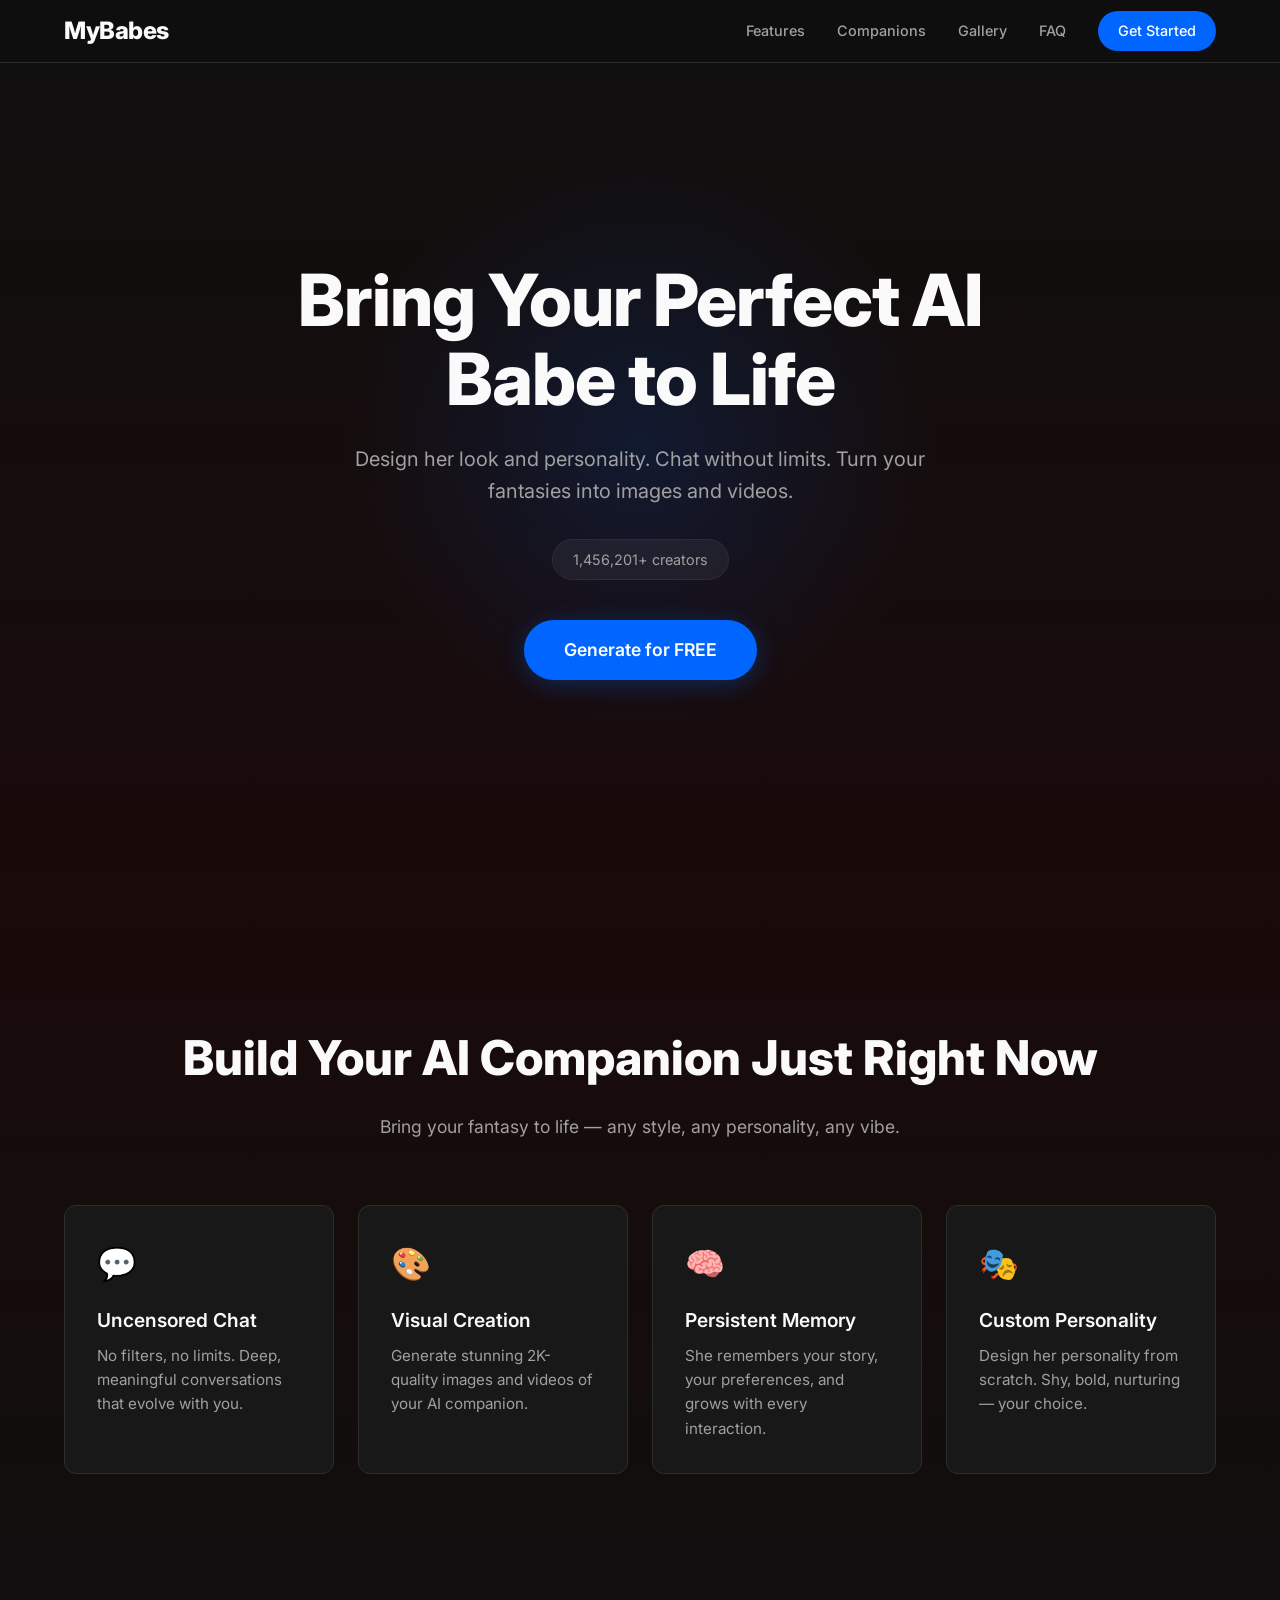
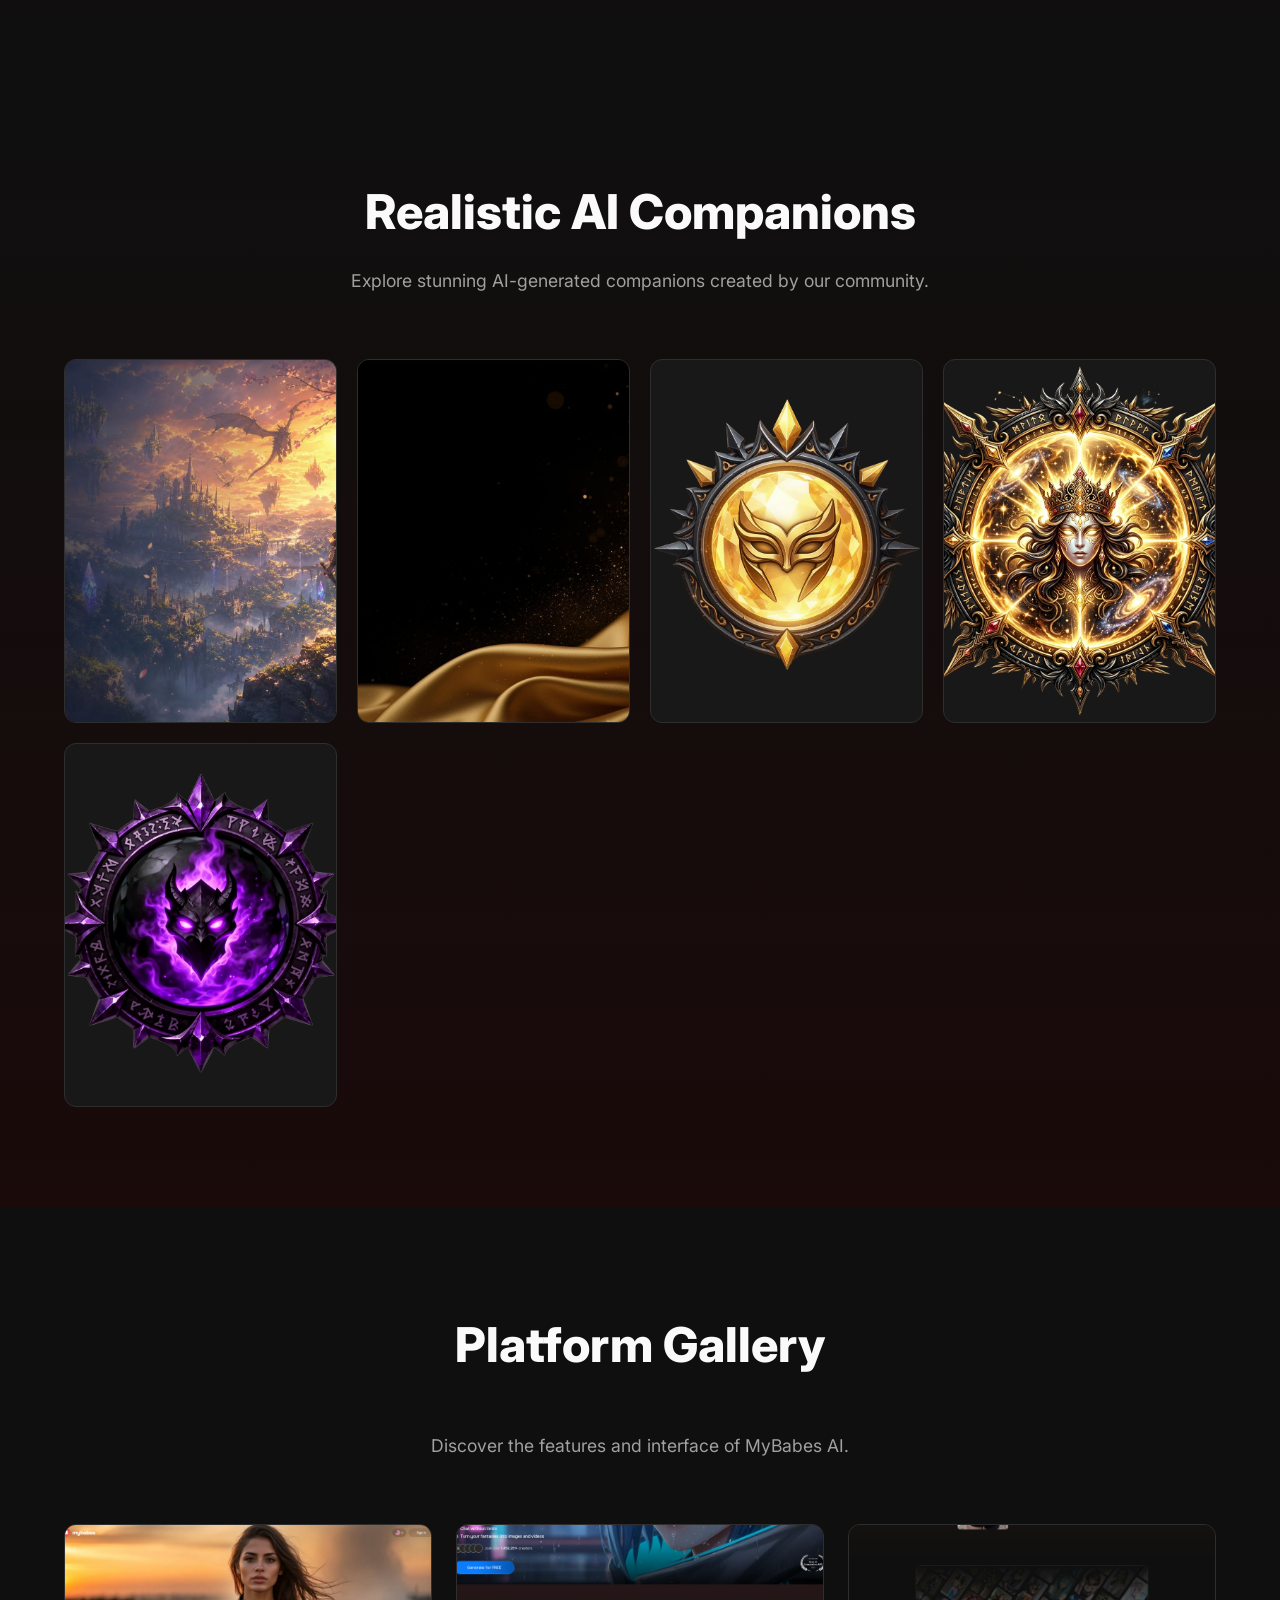
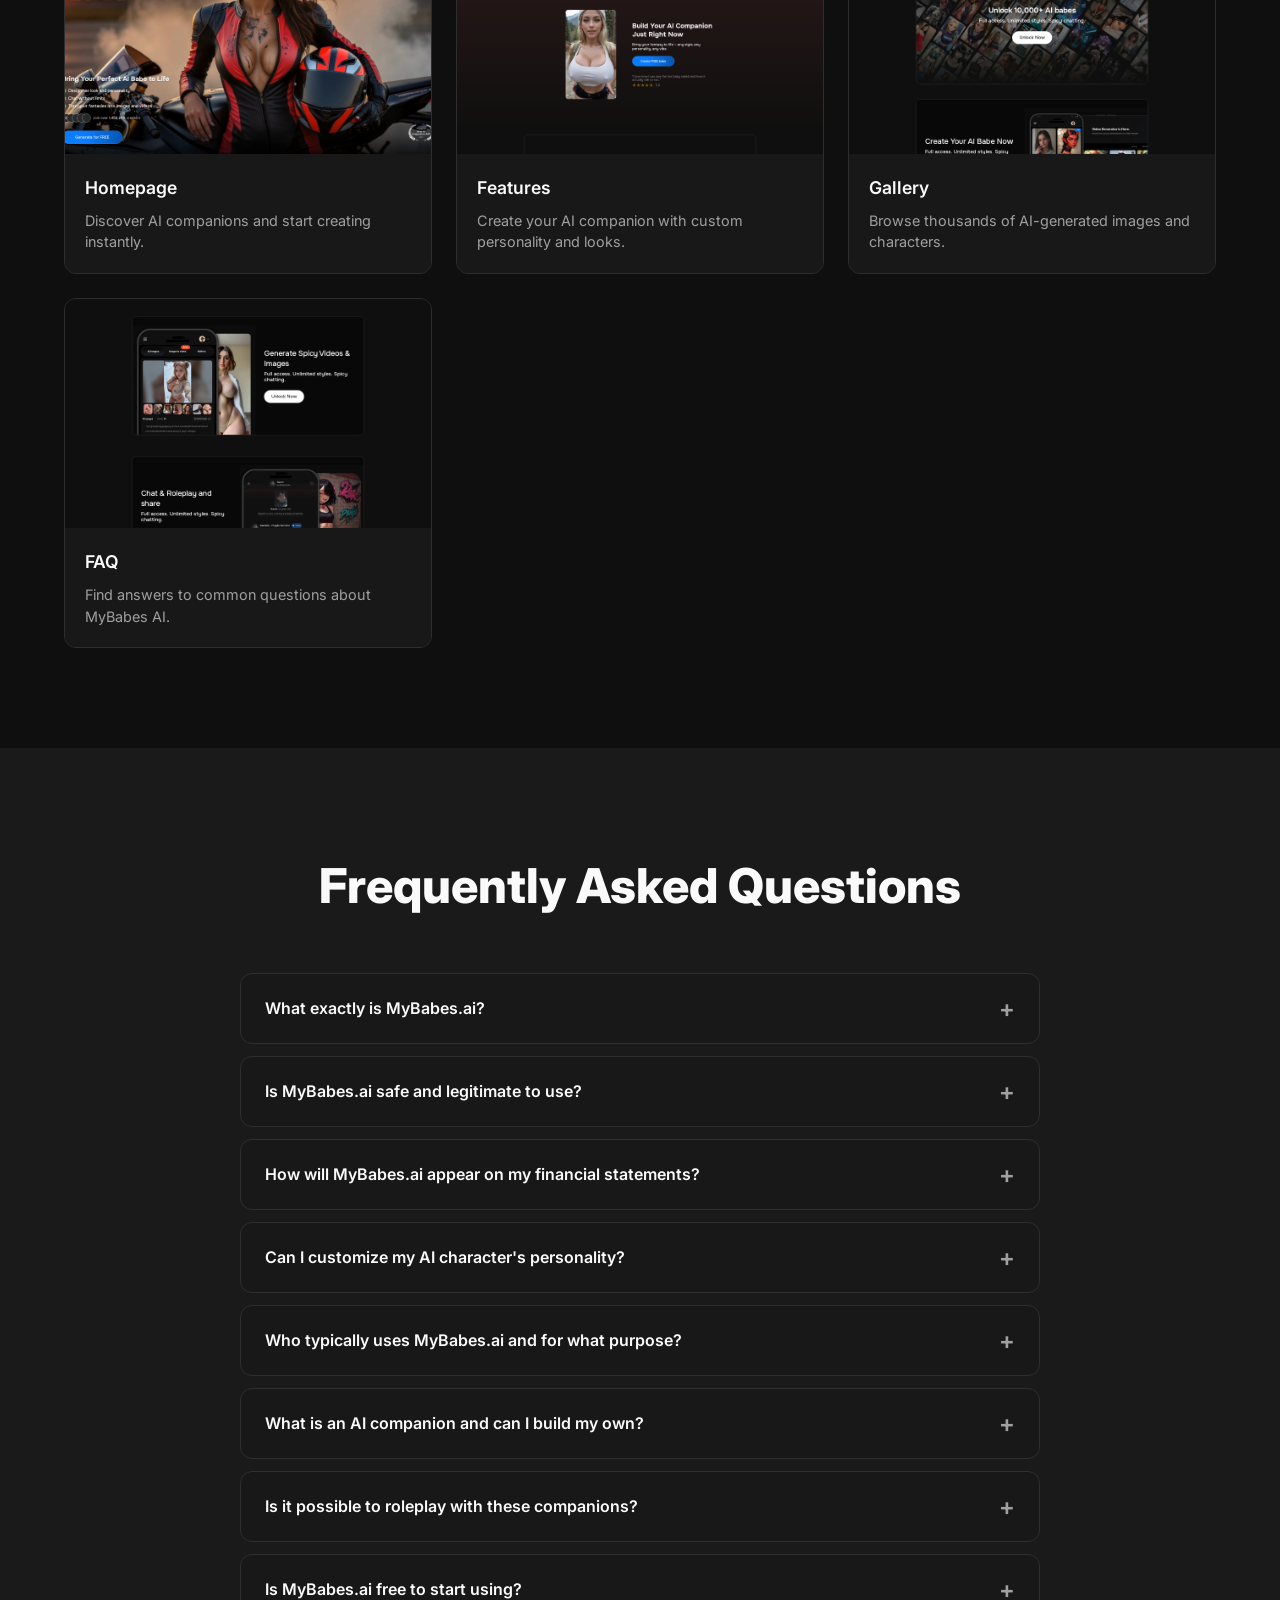
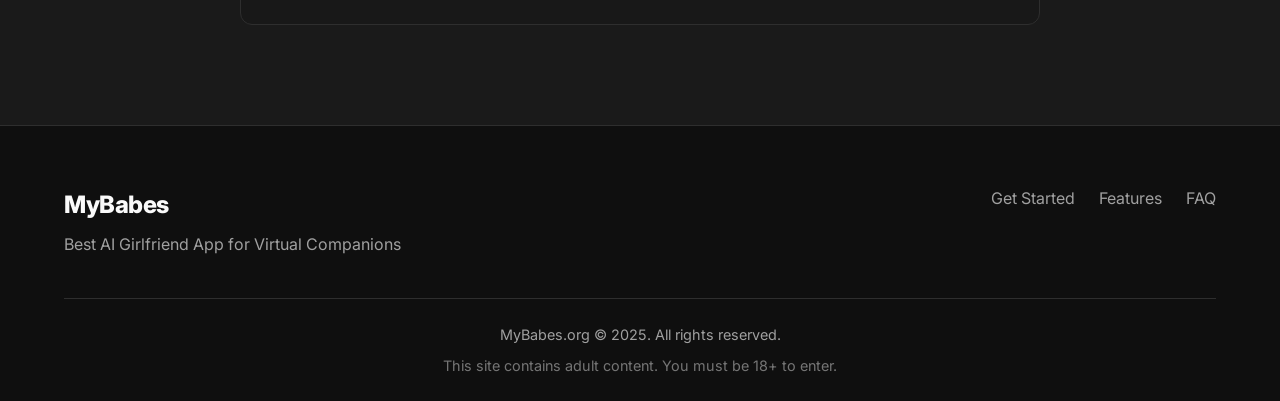
<file: mybabes.org/index.html>
<!DOCTYPE html>
<html lang="en">
<head>
    <meta charset="UTF-8">
    <meta name="viewport" content="width=device-width, initial-scale=1.0">
    <title>MyBabes - Best AI Girlfriend App for Virtual Companions</title>
    <meta name="description" content="Experience the best AI girlfriend app for virtual companions. Build a unique partner with persistent memory, uncensored chat, and 2K-quality visuals.">
    <link rel="canonical" href="https://mybabes.org/">
    <link rel="icon" type="image/png" href="images/icons/favicon.png">
    <link rel="alternate" hreflang="x-default" href="https://mybabes.org/">
    <link rel="alternate" hreflang="en" href="https://mybabes.org/">
    <link rel="alternate" hreflang="en-us" href="https://mybabes.org/">
    <link rel="alternate" hreflang="en-gb" href="https://mybabes.org/">
    <link rel="alternate" hreflang="fr-fr" href="https://mybabes.org/fr-fr/">
    <link rel="alternate" hreflang="de-de" href="https://mybabes.org/de-de/">
    <link rel="alternate" hreflang="es-es" href="https://mybabes.org/es-es/">
    <link rel="alternate" hreflang="it-it" href="https://mybabes.org/it-it/">
    <link rel="alternate" hreflang="pt-pt" href="https://mybabes.org/pt-pt/">
    <link rel="alternate" hreflang="nl-nl" href="https://mybabes.org/nl-nl/">
    <link rel="alternate" hreflang="pl-pl" href="https://mybabes.org/pl-pl/">
    <link rel="alternate" hreflang="ru-ru" href="https://mybabes.org/ru-ru/">
    <link rel="alternate" hreflang="tr-tr" href="https://mybabes.org/tr-tr/">
    <link rel="alternate" hreflang="ja-jp" href="https://mybabes.org/ja-jp/">
    <link rel="alternate" hreflang="ko-kr" href="https://mybabes.org/ko-kr/">
    <link rel="alternate" hreflang="zh-cn" href="https://mybabes.org/zh-cn/">
    <link rel="alternate" hreflang="ar-ae" href="https://mybabes.org/ar-ae/">
    <link rel="alternate" hreflang="sv-se" href="https://mybabes.org/sv-se/">
    <link rel="alternate" hreflang="no-no" href="https://mybabes.org/no-no/">
    <link rel="alternate" hreflang="da-dk" href="https://mybabes.org/da-dk/">
    <link rel="alternate" hreflang="fi-fi" href="https://mybabes.org/fi-fi/">
    <link rel="alternate" hreflang="cs-cz" href="https://mybabes.org/cs-cz/">
    <link rel="alternate" hreflang="hu-hu" href="https://mybabes.org/hu-hu/">
    <link rel="alternate" hreflang="ro-ro" href="https://mybabes.org/ro-ro/">
    <link rel="alternate" hreflang="bg-bg" href="https://mybabes.org/bg-bg/">
    <link rel="alternate" hreflang="hr-hr" href="https://mybabes.org/hr-hr/">
    <link rel="alternate" hreflang="sk-sk" href="https://mybabes.org/sk-sk/">
    <link rel="alternate" hreflang="sl-si" href="https://mybabes.org/sl-si/">
    <link rel="alternate" hreflang="lt-lt" href="https://mybabes.org/lt-lt/">
    <link rel="alternate" hreflang="lv-lv" href="https://mybabes.org/lv-lv/">
    <link rel="alternate" hreflang="et-ee" href="https://mybabes.org/et-ee/">
    <link rel="alternate" hreflang="el-gr" href="https://mybabes.org/el-gr/">
    <link rel="alternate" hreflang="he-il" href="https://mybabes.org/he-il/">
    <link rel="alternate" hreflang="th-th" href="https://mybabes.org/th-th/">
    <link rel="alternate" hreflang="vi-vn" href="https://mybabes.org/vi-vn/">
    <link rel="alternate" hreflang="id-id" href="https://mybabes.org/id-id/">
    <link rel="alternate" hreflang="ms-my" href="https://mybabes.org/ms-my/">
    <link rel="alternate" hreflang="hi-in" href="https://mybabes.org/hi-in/">
    <link rel="alternate" hreflang="bn-bd" href="https://mybabes.org/bn-bd/">
    <link rel="alternate" hreflang="ta-in" href="https://mybabes.org/ta-in/">
    <link rel="alternate" hreflang="te-in" href="https://mybabes.org/te-in/">
    <link rel="alternate" hreflang="mr-in" href="https://mybabes.org/mr-in/">
    <link rel="alternate" hreflang="gu-in" href="https://mybabes.org/gu-in/">
    <link rel="alternate" hreflang="kn-in" href="https://mybabes.org/kn-in/">
    <link rel="alternate" hreflang="ml-in" href="https://mybabes.org/ml-in/">
    <link rel="alternate" hreflang="pa-in" href="https://mybabes.org/pa-in/">
    <link rel="alternate" hreflang="ur-pk" href="https://mybabes.org/ur-pk/">
    <link rel="alternate" hreflang="fa-ir" href="https://mybabes.org/fa-ir/">
    <link rel="alternate" hreflang="uk-ua" href="https://mybabes.org/uk-ua/">
    <link rel="alternate" hreflang="be-by" href="https://mybabes.org/be-by/">
    <link rel="alternate" hreflang="ka-ge" href="https://mybabes.org/ka-ge/">
    <link rel="alternate" hreflang="az-az" href="https://mybabes.org/az-az/">
    <link rel="alternate" hreflang="hy-am" href="https://mybabes.org/hy-am/">
    <link rel="alternate" hreflang="sq-al" href="https://mybabes.org/sq-al/">
    <link rel="alternate" hreflang="mk-mk" href="https://mybabes.org/mk-mk/">
    <link rel="alternate" hreflang="sr-rs" href="https://mybabes.org/sr-rs/">
    <link rel="alternate" hreflang="me-me" href="https://mybabes.org/me-me/">
    <link rel="alternate" hreflang="ba-ba" href="https://mybabes.org/ba-ba/">
    <link rel="alternate" hreflang="is-is" href="https://mybabes.org/is-is/">
    <link rel="alternate" hreflang="mt-mt" href="https://mybabes.org/mt-mt/">
    <link rel="alternate" hreflang="cy-gb" href="https://mybabes.org/cy-gb/">
    <link rel="alternate" hreflang="ga-ie" href="https://mybabes.org/ga-ie/">
    <link rel="alternate" hreflang="gd-gb" href="https://mybabes.org/gd-gb/">
    <link rel="preconnect" href="https://fonts.googleapis.com">
    <link href="https://fonts.googleapis.com/css2?family=Inter:wght@300;400;500;600;700;800&display=swap" rel="stylesheet">
    <link rel="stylesheet" href="styles.css">
    <script type="application/ld+json">
    {
        "@context": "https://schema.org",
        "@type": "WebApplication",
        "name": "MyBabes AI Girlfriend",
        "description": "Best AI girlfriend app for virtual companions",
        "applicationCategory": "LifestyleApplication",
        "operatingSystem": "Web",
        "aggregateRating": {
            "@type": "AggregateRating",
            "ratingValue": "4.9",
            "ratingCount": "1247"
        },
        "offers": {
            "@type": "Offer",
            "price": "0",
            "priceCurrency": "USD"
        }
    }
    </script>
</head>
<body>
    <nav class="navbar">
        <div class="nav-container">
            <a href="/" class="logo">MyBabes</a>
            <div class="nav-links">
                <a href="#features">Features</a>
                <a href="#characters">Companions</a>
                <a href="#gallery">Gallery</a>
                <a href="#faq">FAQ</a>
                <a href="link/" class="nav-cta">Get Started</a>
            </div>
        </div>
    </nav>

    <section class="hero">
        <div class="hero-content">
            <h1>Bring Your Perfect AI Babe to Life</h1>
            <p class="hero-subtitle">Design her look and personality. Chat without limits. Turn your fantasies into images and videos.</p>
            <div class="hero-stats">
                <span class="stat">1,456,201+ creators</span>
            </div>
            <a href="link/" class="cta-button">Generate for FREE</a>
        </div>
    </section>

    <section class="features" id="features">
        <div class="container">
            <h2>Build Your AI Companion Just Right Now</h2>
            <p class="section-subtitle">Bring your fantasy to life — any style, any personality, any vibe.</p>
            <div class="features-grid">
                <div class="feature-card">
                    <div class="feature-icon">💬</div>
                    <h3>Uncensored Chat</h3>
                    <p>No filters, no limits. Deep, meaningful conversations that evolve with you.</p>
                </div>
                <div class="feature-card">
                    <div class="feature-icon">🎨</div>
                    <h3>Visual Creation</h3>
                    <p>Generate stunning 2K-quality images and videos of your AI companion.</p>
                </div>
                <div class="feature-card">
                    <div class="feature-icon">🧠</div>
                    <h3>Persistent Memory</h3>
                    <p>She remembers your story, your preferences, and grows with every interaction.</p>
                </div>
                <div class="feature-card">
                    <div class="feature-icon">🎭</div>
                    <h3>Custom Personality</h3>
                    <p>Design her personality from scratch. Shy, bold, nurturing — your choice.</p>
                </div>
            </div>
        </div>
    </section>

    <section class="characters" id="characters">
        <div class="container">
            <h2>Realistic AI Companions</h2>
            <p class="section-subtitle">Explore stunning AI-generated companions created by our community.</p>
            <div class="characters-grid">
                <div class="character-card"><img src="images/characters/realistic-female/babe-01.jpg" alt="AI Companion 1" loading="lazy"></div>
                <div class="character-card"><img src="images/characters/realistic-female/babe-02.jpg" alt="AI Companion 2" loading="lazy"></div>
                <div class="character-card"><img src="images/characters/realistic-female/babe-03.png" alt="AI Companion 3" loading="lazy"></div>
                <div class="character-card"><img src="images/characters/realistic-female/babe-04.png" alt="AI Companion 4" loading="lazy"></div>
                <div class="character-card"><img src="images/characters/realistic-female/babe-05.png" alt="AI Companion 5" loading="lazy"></div>
            </div>
        </div>
    </section>

    <section class="gallery" id="gallery">
        <div class="container">
            <h2>Platform Gallery</h2>
            <p class="section-subtitle">Discover the features and interface of MyBabes AI.</p>
            <div class="gallery-grid">
                <div class="gallery-item">
                    <img src="images/gallery/hero-section.png" alt="MyBabes Homepage" loading="lazy">
                    <div class="gallery-caption">
                        <h4>Homepage</h4>
                        <p>Discover AI companions and start creating instantly.</p>
                    </div>
                </div>
                <div class="gallery-item">
                    <img src="images/gallery/features-section.png" alt="Features Section" loading="lazy">
                    <div class="gallery-caption">
                        <h4>Features</h4>
                        <p>Create your AI companion with custom personality and looks.</p>
                    </div>
                </div>
                <div class="gallery-item">
                    <img src="images/gallery/gallery-section.png" alt="Gallery Section" loading="lazy">
                    <div class="gallery-caption">
                        <h4>Gallery</h4>
                        <p>Browse thousands of AI-generated images and characters.</p>
                    </div>
                </div>
                <div class="gallery-item">
                    <img src="images/gallery/faq-section.png" alt="FAQ Section" loading="lazy">
                    <div class="gallery-caption">
                        <h4>FAQ</h4>
                        <p>Find answers to common questions about MyBabes AI.</p>
                    </div>
                </div>
            </div>
        </div>
    </section>

    <section class="faq" id="faq">
        <div class="container">
            <h2>Frequently Asked Questions</h2>
            <div class="faq-list">
                <div class="faq-item">
                    <button class="faq-question">What exactly is MyBabes.ai?</button>
                    <div class="faq-answer">
                        <p>MyBabes AI is an AI Content Generation Hub designed for deep, unrestricted digital companionship. We combine state-of-the-art cognitive LLMs with high-fidelity visual engines.</p>
                    </div>
                </div>
                <div class="faq-item">
                    <button class="faq-question">Is MyBabes.ai safe and legitimate to use?</button>
                    <div class="faq-answer">
                        <p>Absolutely. We prioritize user security and data sovereignty. Because we use private hardware hosting, your data and model weights reside on private infrastructure rather than third-party clouds.</p>
                    </div>
                </div>
                <div class="faq-item">
                    <button class="faq-question">How will MyBabes.ai appear on my financial statements?</button>
                    <div class="faq-answer">
                        <p>We value your privacy. All transactions on MyBabes are handled through secure gateways. To ensure total discretion, our charges appear with neutral, non-descript billing labels on your bank statements.</p>
                    </div>
                </div>
                <div class="faq-item">
                    <button class="faq-question">Can I customize my AI character's personality?</button>
                    <div class="faq-answer">
                        <p>Yes, customization is our core focus. Using our Custom Babe builder, you can define everything from a character's backstory to their specific verbal quirks.</p>
                    </div>
                </div>
                <div class="faq-item">
                    <button class="faq-question">Who typically uses MyBabes.ai and for what purpose?</button>
                    <div class="faq-answer">
                        <p>Our community is incredibly diverse. Writers use MyBabes as a sandbox for storytelling; artists use our 2K visual tools for AI Photo Editing & Remodeling.</p>
                    </div>
                </div>
                <div class="faq-item">
                    <button class="faq-question">What is an AI companion and can I build my own?</button>
                    <div class="faq-answer">
                        <p>An AI companion is a digital persona powered by a Large Language Model designed to simulate human-like interaction. On MyBabes, you can create one in minutes.</p>
                    </div>
                </div>
                <div class="faq-item">
                    <button class="faq-question">Is it possible to roleplay with these companions?</button>
                    <div class="faq-answer">
                        <p>Roleplay is the heart of the MyBabes experience. Our AI models are specifically fine-tuned for unrestricted roleplay, meaning you won't face the restrictive "morality" filters found on other sites.</p>
                    </div>
                </div>
                <div class="faq-item">
                    <button class="faq-question">Is MyBabes.ai free to start using?</button>
                    <div class="faq-answer">
                        <p>Yes. We believe in "User-First" value. You can explore millions of characters, send unlimited messages, and generate standard images for free.</p>
                    </div>
                </div>
            </div>
        </div>
    </section>

    <footer>
        <div class="container">
            <div class="footer-content">
                <div class="footer-brand">
                    <span class="logo">MyBabes</span>
                    <p>Best AI Girlfriend App for Virtual Companions</p>
                </div>
                <div class="footer-links">
                    <a href="link/">Get Started</a>
                    <a href="#features">Features</a>
                    <a href="#faq">FAQ</a>
                </div>
            </div>
            <div class="footer-bottom">
                <p>MyBabes.org © 2025. All rights reserved.</p>
                <p class="disclaimer">This site contains adult content. You must be 18+ to enter.</p>
            </div>
        </div>
    </footer>

    <script src="script.js"></script>
</body>
</html>
</file>
<file: mybabes.org/styles.css>
:root {
    --bg: #0f0f0f;
    --bg-secondary: #1a1a1a;
    --bg-card: #181818;
    --text: #fafafa;
    --text-secondary: #a0a0a0;
    --primary: #0066ff;
    --primary-hover: #1a75ff;
    --secondary: #ff6b35;
    --border: #2e2e2e;
    --radius: 12px;
    --shadow: 0 4px 24px rgba(0,0,0,0.4);
    --font: 'Inter', -apple-system, BlinkMacSystemFont, sans-serif;
}

* {
    margin: 0;
    padding: 0;
    box-sizing: border-box;
}

html {
    scroll-behavior: smooth;
}

body {
    background: var(--bg);
    color: var(--text);
    font-family: var(--font);
    line-height: 1.6;
    overflow-x: hidden;
}

.container {
    max-width: 1200px;
    margin: 0 auto;
    padding: 0 24px;
}

/* Navbar */
.navbar {
    position: fixed;
    top: 0;
    left: 0;
    right: 0;
    z-index: 1000;
    background: rgba(15, 15, 15, 0.9);
    backdrop-filter: blur(20px);
    border-bottom: 1px solid var(--border);
}

.nav-container {
    max-width: 1200px;
    margin: 0 auto;
    padding: 0 24px;
    display: flex;
    justify-content: space-between;
    align-items: center;
    height: 62px;
}

.logo {
    font-size: 1.5rem;
    font-weight: 800;
    color: var(--text);
    text-decoration: none;
    letter-spacing: -0.5px;
}

.nav-links {
    display: flex;
    gap: 32px;
    align-items: center;
}

.nav-links a {
    color: var(--text-secondary);
    text-decoration: none;
    font-size: 0.9rem;
    font-weight: 500;
    transition: color 0.3s;
}

.nav-links a:hover {
    color: var(--text);
}

.nav-cta {
    background: var(--primary);
    color: #fff !important;
    padding: 8px 20px;
    border-radius: 100px;
    font-weight: 600;
}

.nav-cta:hover {
    background: var(--primary-hover);
}

/* Hero */
.hero {
    min-height: 100vh;
    display: flex;
    align-items: center;
    justify-content: center;
    padding: 120px 24px 80px;
    background: linear-gradient(180deg, var(--bg) 0%, #1a0a0a 100%);
    position: relative;
    overflow: hidden;
}

.hero::before {
    content: '';
    position: absolute;
    top: 50%;
    left: 50%;
    width: 600px;
    height: 600px;
    background: radial-gradient(circle, rgba(0, 102, 255, 0.15) 0%, transparent 70%);
    transform: translate(-50%, -50%);
    pointer-events: none;
}

.hero-content {
    text-align: center;
    max-width: 800px;
    position: relative;
    z-index: 1;
}

.hero h1 {
    font-size: clamp(2.5rem, 6vw, 4.5rem);
    font-weight: 800;
    line-height: 1.1;
    margin-bottom: 24px;
    letter-spacing: -1px;
}

.hero-subtitle {
    font-size: 1.25rem;
    color: var(--text-secondary);
    margin-bottom: 32px;
    max-width: 600px;
    margin-left: auto;
    margin-right: auto;
}

.hero-stats {
    margin-bottom: 40px;
}

.stat {
    display: inline-block;
    background: rgba(255, 255, 255, 0.05);
    padding: 8px 20px;
    border-radius: 100px;
    font-size: 0.9rem;
    color: var(--text-secondary);
    border: 1px solid var(--border);
}

.cta-button {
    display: inline-block;
    background: var(--primary);
    color: #fff;
    padding: 16px 40px;
    border-radius: 100px;
    font-size: 1.1rem;
    font-weight: 600;
    text-decoration: none;
    transition: all 0.3s;
    box-shadow: 0 4px 24px rgba(0, 102, 255, 0.3);
}

.cta-button:hover {
    background: var(--primary-hover);
    transform: translateY(-2px);
    box-shadow: 0 8px 32px rgba(0, 102, 255, 0.4);
}

.cta-button.secondary {
    background: transparent;
    border: 1px solid var(--border);
    box-shadow: none;
}

.cta-button.secondary:hover {
    background: rgba(255, 255, 255, 0.05);
}

/* Features */
.features {
    padding: 120px 0;
    background: linear-gradient(180deg, #1a0a0a 0%, var(--bg) 100%);
}

.features h2 {
    font-size: clamp(2rem, 4vw, 3rem);
    font-weight: 800;
    text-align: center;
    margin-bottom: 16px;
}

.section-subtitle {
    text-align: center;
    color: var(--text-secondary);
    font-size: 1.1rem;
    margin-bottom: 64px;
}

.features-grid {
    display: grid;
    grid-template-columns: repeat(auto-fit, minmax(260px, 1fr));
    gap: 24px;
    margin-bottom: 80px;
}

.feature-card {
    background: var(--bg-card);
    border: 1px solid var(--border);
    border-radius: var(--radius);
    padding: 32px;
    transition: all 0.3s;
}

.feature-card:hover {
    border-color: var(--primary);
    transform: translateY(-4px);
}

.feature-icon {
    font-size: 2rem;
    margin-bottom: 16px;
}

.feature-card h3 {
    font-size: 1.2rem;
    font-weight: 600;
    margin-bottom: 8px;
}

.feature-card p {
    color: var(--text-secondary);
    font-size: 0.95rem;
}

.testimonial {
    text-align: center;
    max-width: 600px;
    margin: 0 auto;
    padding: 40px;
    background: rgba(255, 255, 255, 0.02);
    border-radius: var(--radius);
    border: 1px solid var(--border);
}

.quote {
    font-size: 1.1rem;
    font-style: italic;
    color: var(--text-secondary);
    margin-bottom: 16px;
}

.rating {
    color: #ffc107;
    font-size: 1.2rem;
}

.rating span {
    color: var(--text);
    font-weight: 600;
    margin-left: 8px;
}

/* Unlock */
.unlock {
    padding: 100px 0;
    text-align: center;
    background: linear-gradient(180deg, var(--bg) 0%, #0a0a1a 100%);
    position: relative;
}

.unlock::before {
    content: '';
    position: absolute;
    top: 0;
    left: 0;
    right: 0;
    bottom: 0;
    background: radial-gradient(ellipse at center, rgba(0, 102, 255, 0.1) 0%, transparent 70%);
    pointer-events: none;
}

.unlock h2 {
    font-size: clamp(2rem, 4vw, 3rem);
    font-weight: 800;
    margin-bottom: 16px;
    position: relative;
}

.unlock p {
    color: var(--text-secondary);
    font-size: 1.1rem;
    margin-bottom: 32px;
    position: relative;
}

/* Details */
.details {
    padding: 80px 0;
}

.detail-block {
    text-align: center;
    padding: 60px 0;
    border-bottom: 1px solid var(--border);
}

.detail-block:last-child {
    border-bottom: none;
}

.detail-block h3 {
    font-size: 1.8rem;
    font-weight: 700;
    margin-bottom: 12px;
}

.detail-block p {
    color: var(--text-secondary);
    margin-bottom: 24px;
}

/* About */
.about {
    padding: 100px 0;
    background: var(--bg-secondary);
}

.about h2 {
    font-size: clamp(2rem, 4vw, 3rem);
    font-weight: 800;
    text-align: center;
    margin-bottom: 24px;
}

.about > .container > p {
    text-align: center;
    color: var(--text-secondary);
    max-width: 700px;
    margin: 0 auto 64px;
    font-size: 1.1rem;
}

.about-content {
    display: flex;
    flex-direction: column;
    gap: 48px;
}

.about-text {
    max-width: 800px;
    margin: 0 auto;
}

.about-text h3 {
    font-size: 1.4rem;
    font-weight: 700;
    margin-bottom: 16px;
    color: var(--text);
}

.about-text p {
    color: var(--text-secondary);
    margin-bottom: 16px;
    line-height: 1.7;
}

.about-text ul {
    list-style: none;
    padding: 0;
}

.about-text li {
    color: var(--text-secondary);
    padding: 8px 0;
    padding-left: 24px;
    position: relative;
}

.about-text li::before {
    content: '→';
    position: absolute;
    left: 0;
    color: var(--primary);
}

/* Characters */
.characters {
    padding: 100px 0;
    background: linear-gradient(180deg, var(--bg) 0%, #1a0a0a 100%);
}

.characters h2 {
    font-size: clamp(2rem, 4vw, 3rem);
    font-weight: 800;
    text-align: center;
    margin-bottom: 16px;
}

.characters-grid {
    display: grid;
    grid-template-columns: repeat(auto-fit, minmax(250px, 1fr));
    gap: 20px;
}

.character-card {
    aspect-ratio: 3/4;
    background: var(--bg-card);
    border-radius: var(--radius);
    overflow: hidden;
    border: 1px solid var(--border);
    transition: all 0.3s;
    cursor: pointer;
}

.character-card:hover {
    border-color: var(--primary);
    transform: translateY(-4px);
    box-shadow: 0 8px 32px rgba(0, 102, 255, 0.2);
}

.character-card img {
    width: 100%;
    height: 100%;
    object-fit: cover;
    transition: transform 0.3s;
}

.character-card:hover img {
    transform: scale(1.05);
}

/* Gallery */
.gallery {
    padding: 100px 0;
}

.gallery h2 {
    font-size: clamp(2rem, 4vw, 3rem);
    font-weight: 800;
    text-align: center;
    margin-bottom: 48px;
}

.gallery-grid {
    display: grid;
    grid-template-columns: repeat(auto-fit, minmax(280px, 1fr));
    gap: 24px;
}

.gallery-item {
    background: var(--bg-card);
    border-radius: var(--radius);
    overflow: hidden;
    border: 1px solid var(--border);
    transition: all 0.3s;
}

.gallery-item:hover {
    border-color: var(--primary);
    transform: translateY(-4px);
    box-shadow: 0 8px 32px rgba(0, 102, 255, 0.2);
}

.gallery-item img {
    width: 100%;
    aspect-ratio: 16/10;
    object-fit: cover;
    display: block;
}

.gallery-caption {
    padding: 20px;
    background: var(--bg-card);
}

.gallery-caption h4 {
    font-size: 1.1rem;
    font-weight: 600;
    margin-bottom: 8px;
    color: var(--text);
}

.gallery-caption p {
    color: var(--text-secondary);
    font-size: 0.9rem;
    line-height: 1.5;
}

/* FAQ */
.faq {
    padding: 100px 0;
    background: var(--bg-secondary);
}

.faq h2 {
    font-size: clamp(2rem, 4vw, 3rem);
    font-weight: 800;
    text-align: center;
    margin-bottom: 48px;
}

.faq-list {
    max-width: 800px;
    margin: 0 auto;
    display: flex;
    flex-direction: column;
    gap: 12px;
}

.faq-item {
    background: var(--bg-card);
    border: 1px solid var(--border);
    border-radius: var(--radius);
    overflow: hidden;
}

.faq-question {
    width: 100%;
    padding: 20px 24px;
    background: none;
    border: none;
    color: var(--text);
    font-size: 1rem;
    font-weight: 600;
    font-family: inherit;
    text-align: left;
    cursor: pointer;
    display: flex;
    justify-content: space-between;
    align-items: center;
    transition: background 0.3s;
}

.faq-question:hover {
    background: rgba(255, 255, 255, 0.02);
}

.faq-question::after {
    content: '+';
    font-size: 1.5rem;
    color: var(--text-secondary);
    transition: transform 0.3s;
}

.faq-item.active .faq-question::after {
    transform: rotate(45deg);
}

.faq-answer {
    max-height: 0;
    overflow: hidden;
    transition: max-height 0.3s ease-out;
}

.faq-item.active .faq-answer {
    max-height: 300px;
}

.faq-answer p {
    padding: 0 24px 20px;
    color: var(--text-secondary);
    line-height: 1.6;
}

/* Footer */
footer {
    background: var(--bg);
    border-top: 1px solid var(--border);
    padding: 60px 0 24px;
}

.footer-content {
    display: flex;
    justify-content: space-between;
    align-items: flex-start;
    margin-bottom: 40px;
    flex-wrap: wrap;
    gap: 32px;
}

.footer-brand p {
    color: var(--text-secondary);
    margin-top: 8px;
}

.footer-links {
    display: flex;
    gap: 24px;
}

.footer-links a {
    color: var(--text-secondary);
    text-decoration: none;
    transition: color 0.3s;
}

.footer-links a:hover {
    color: var(--text);
}

.footer-bottom {
    text-align: center;
    padding-top: 24px;
    border-top: 1px solid var(--border);
}

.footer-bottom p {
    color: var(--text-secondary);
    font-size: 0.9rem;
}

.disclaimer {
    margin-top: 8px;
    font-size: 0.8rem;
    opacity: 0.7;
}

/* Responsive */
@media (max-width: 768px) {
    .nav-links {
        display: none;
    }
    
    .hero {
        padding: 100px 16px 60px;
    }
    
    .features-grid {
        grid-template-columns: 1fr;
    }
    
    .gallery-grid {
        grid-template-columns: 1fr;
    }
    
    .footer-content {
        flex-direction: column;
        text-align: center;
    }
    
    .footer-links {
        justify-content: center;
    }
}

/* Scroll animations */
.fade-in {
    opacity: 0;
    transform: translateY(20px);
    transition: opacity 0.6s, transform 0.6s;
}

.fade-in.visible {
    opacity: 1;
    transform: translateY(0);
}
</file>
